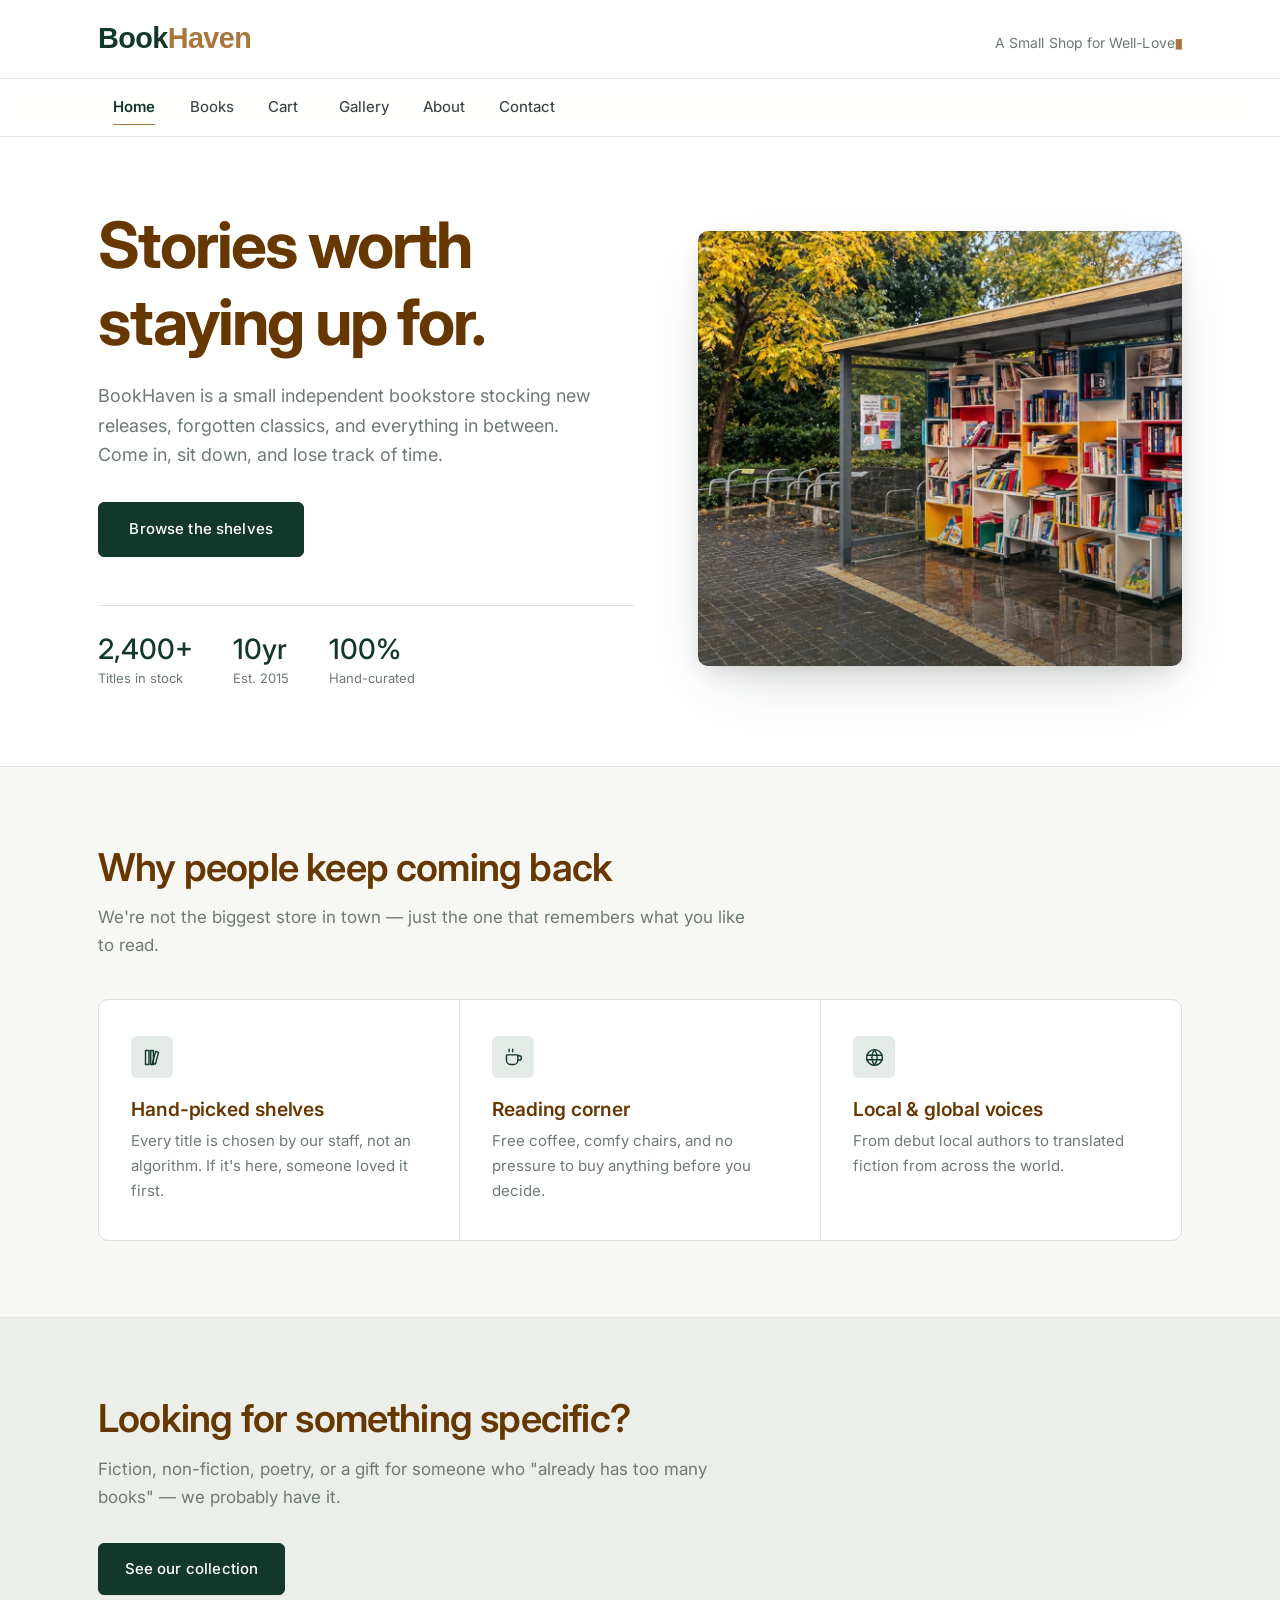
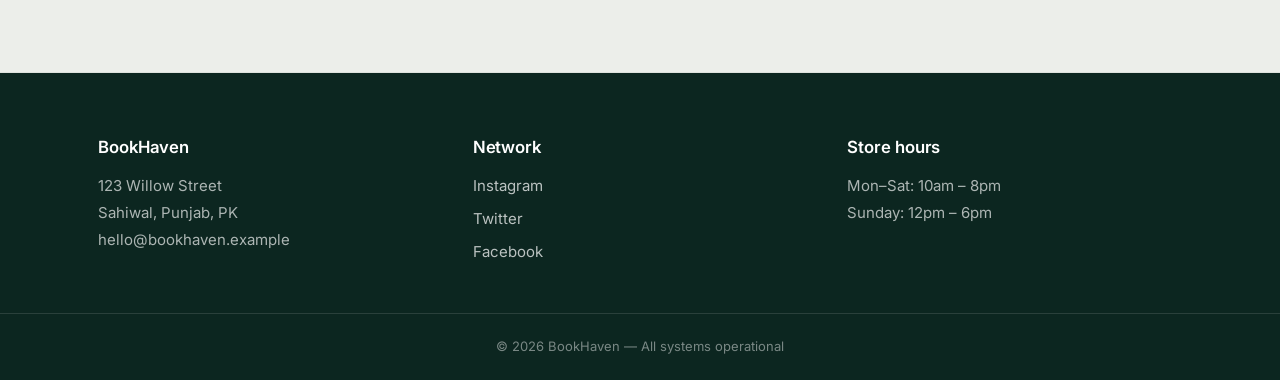
<file: Assignement/1/index.html>
<!DOCTYPE html>
<html lang="en">
<head>
  <meta charset="UTF-8">
  <meta name="viewport" content="width=device-width, initial-scale=1.0">
  <title>BookHaven — Home</title>
  <link rel="stylesheet" href="css/style.css">
</head>
<body data-page="home">

  <div id="header-placeholder"></div>
  <div id="nav-placeholder"></div>

  <main>
    <!-- HERO -->
    <section class="hero">
      <div class="container hero-inner">
        <div>
          <h1>Stories worth staying up for.</h1>
          <p>BookHaven is a small independent bookstore stocking new
             releases, forgotten classics, and everything in between.
             Come in, sit down, and lose track of time.</p>
          <a href="books.html" class="btn"><span>Browse the shelves</span></a>

          <div class="hero-stats">
            <div>
              <span class="hero-stat-num">2,400+</span>
              <span class="hero-stat-label">Titles in stock</span>
            </div>
            <div>
              <span class="hero-stat-num">10yr</span>
              <span class="hero-stat-label">Est. 2015</span>
            </div>
            <div>
              <span class="hero-stat-num">100%</span>
              <span class="hero-stat-label">Hand-curated</span>
            </div>
          </div>
        </div>
        <div class="hero-art" aria-hidden="true"></div>
      </div>
    </section>

    <!-- HIGHLIGHTS -->
    <section class="section">
      <div class="container">
        <h2 class="section-title">Why people keep coming back</h2>
        <p class="section-lead">We're not the biggest store in town — just the one that remembers what you like to read.</p>

        <div class="highlights">
          <article class="highlight">
            <span class="highlight-icon"><svg viewBox="0 0 24 24" fill="none" stroke="currentColor" stroke-width="1.6" stroke-linecap="round" stroke-linejoin="round" aria-hidden="true"><path d="M4 4h4v16H4z"/><path d="M10 4h3v16h-3z"/><path d="m15.5 5.2 3.4.9-3.6 13.4-3.4-.9z"/></svg></span>
            <h3>Hand-picked shelves</h3>
            <p>Every title is chosen by our staff, not an algorithm. If it's here, someone loved it first.</p>
          </article>
          <article class="highlight">
            <span class="highlight-icon"><svg viewBox="0 0 24 24" fill="none" stroke="currentColor" stroke-width="1.6" stroke-linecap="round" stroke-linejoin="round" aria-hidden="true"><path d="M4 9h13v6a5 5 0 0 1-5 5H9a5 5 0 0 1-5-5z"/><path d="M17 10h1.5a2.5 2.5 0 0 1 0 5H17"/><path d="M7 2.5v2.8M11 2.5v2.8"/></svg></span>
            <h3>Reading corner</h3>
            <p>Free coffee, comfy chairs, and no pressure to buy anything before you decide.</p>
          </article>
          <article class="highlight">
            <span class="highlight-icon"><svg viewBox="0 0 24 24" fill="none" stroke="currentColor" stroke-width="1.6" stroke-linecap="round" stroke-linejoin="round" aria-hidden="true"><circle cx="12" cy="12" r="9"/><path d="M3.2 9.5h17.6M3.2 14.5h17.6"/><path d="M12 3a15 15 0 0 1 0 18a15 15 0 0 1 0-18z"/></svg></span>
            <h3>Local & global voices</h3>
            <p>From debut local authors to translated fiction from across the world.</p>
          </article>
        </div>
      </div>
    </section>

    <!-- CTA -->
    <section class="section section-alt">
      <div class="container">
        <h2 class="section-title">Looking for something specific?</h2>
        <p class="section-lead">Fiction, non-fiction, poetry, or a gift for someone who "already has too many books" — we probably have it.</p>
        <a href="books.html" class="btn"><span>See our collection</span></a>
      </div>
    </section>
  </main>

  <div id="footer-placeholder"></div>
  <script src="js/main.js"></script>
</body>
</html>
</file>
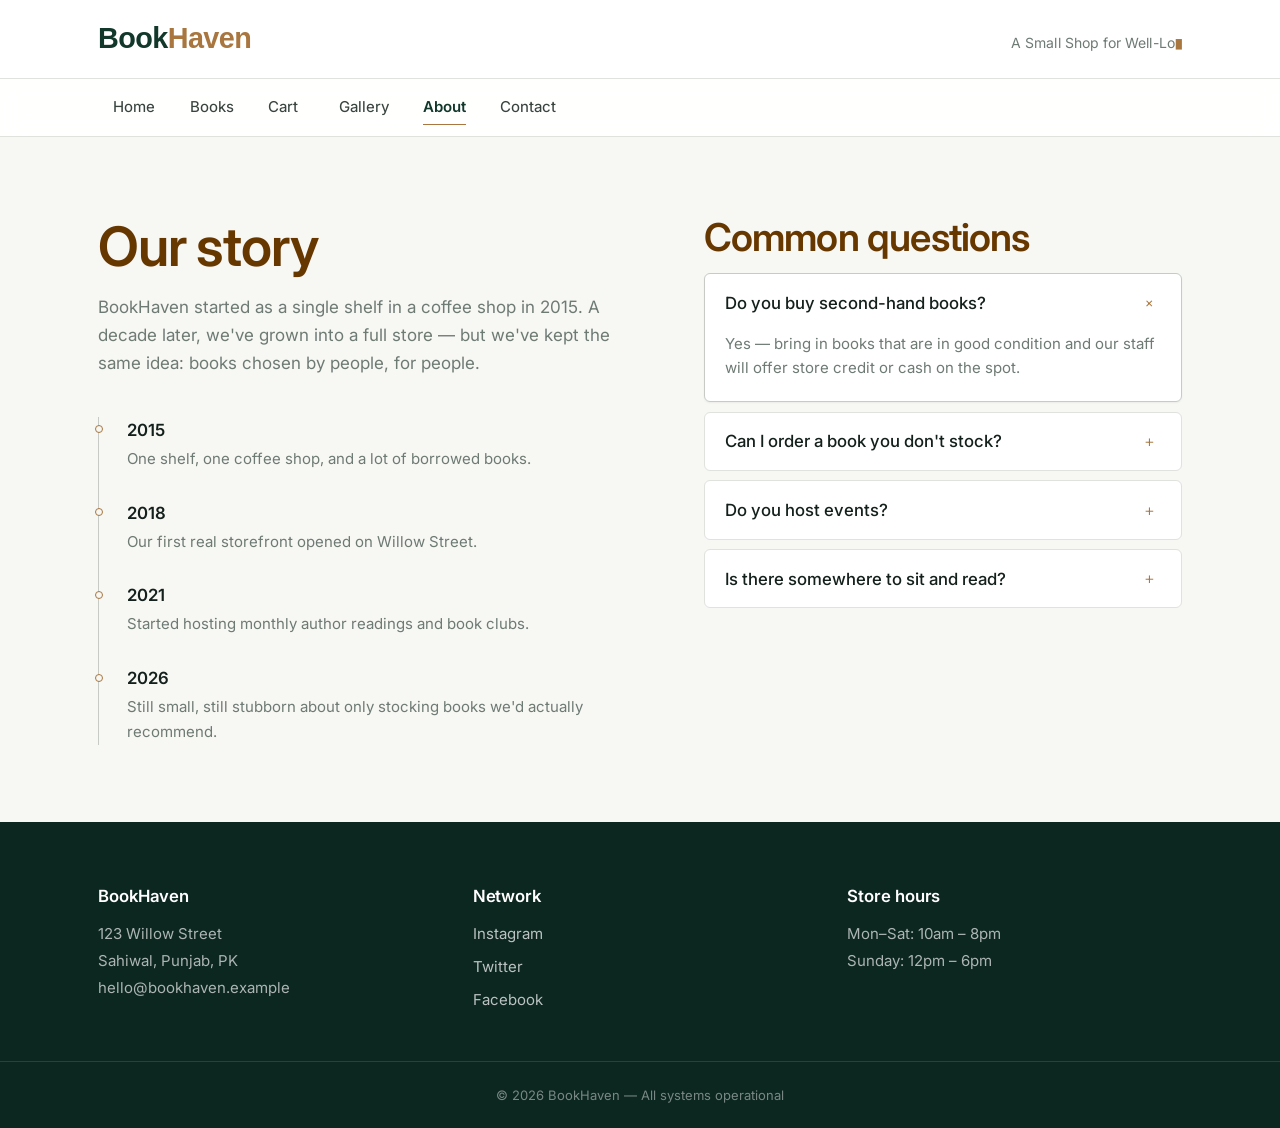
<file: Assignement/1/about.html>
<!DOCTYPE html>
<html lang="en">
<head>
  <meta charset="UTF-8">
  <meta name="viewport" content="width=device-width, initial-scale=1.0">
  <title>BookHaven — About</title>
  <link rel="stylesheet" href="css/style.css">
</head>
<body data-page="about">

  <div id="header-placeholder"></div>
  <div id="nav-placeholder"></div>

  <main>
    <section class="section">
      <div class="container about-grid">

        <!-- Left column: our story -->
        <div>
          <h1 class="section-title">Our story</h1>
          <p class="section-lead">
            BookHaven started as a single shelf in a coffee shop in 2015.
            A decade later, we've grown into a full store — but we've kept
            the same idea: books chosen by people, for people.
          </p>

          <ul class="timeline">
            <li><span class="year">2015</span>One shelf, one coffee shop, and a lot of borrowed books.</li>
            <li><span class="year">2018</span>Our first real storefront opened on Willow Street.</li>
            <li><span class="year">2021</span>Started hosting monthly author readings and book clubs.</li>
            <li><span class="year">2026</span>Still small, still stubborn about only stocking books we'd actually recommend.</li>
          </ul>
        </div>

        <!-- Right column: FAQ accordion -->
        <div>
          <h2 class="section-title">Common questions</h2>

          <div class="accordion-item open">
            <button class="accordion-header">
              Do you buy second-hand books?
              <span class="accordion-icon">+</span>
            </button>
            <div class="accordion-body">
              <p>Yes — bring in books that are in good condition and our staff will offer store credit or cash on the spot.</p>
            </div>
          </div>

          <div class="accordion-item">
            <button class="accordion-header">
              Can I order a book you don't stock?
              <span class="accordion-icon">+</span>
            </button>
            <div class="accordion-body">
              <p>Of course. Special orders usually arrive within 3–5 working days, no extra charge for the request.</p>
            </div>
          </div>

          <div class="accordion-item">
            <button class="accordion-header">
              Do you host events?
              <span class="accordion-icon">+</span>
            </button>
            <div class="accordion-body">
              <p>We run a monthly book club and occasional author signings — check our Gallery page for photos from past events.</p>
            </div>
          </div>

          <div class="accordion-item">
            <button class="accordion-header">
              Is there somewhere to sit and read?
              <span class="accordion-icon">+</span>
            </button>
            <div class="accordion-body">
              <p>Yes, our reading corner near the window is open to everyone — no purchase required.</p>
            </div>
          </div>
        </div>

      </div>
    </section>
  </main>

  <div id="footer-placeholder"></div>

  <script src="js/main.js"></script>
</body>
</html>
</file>
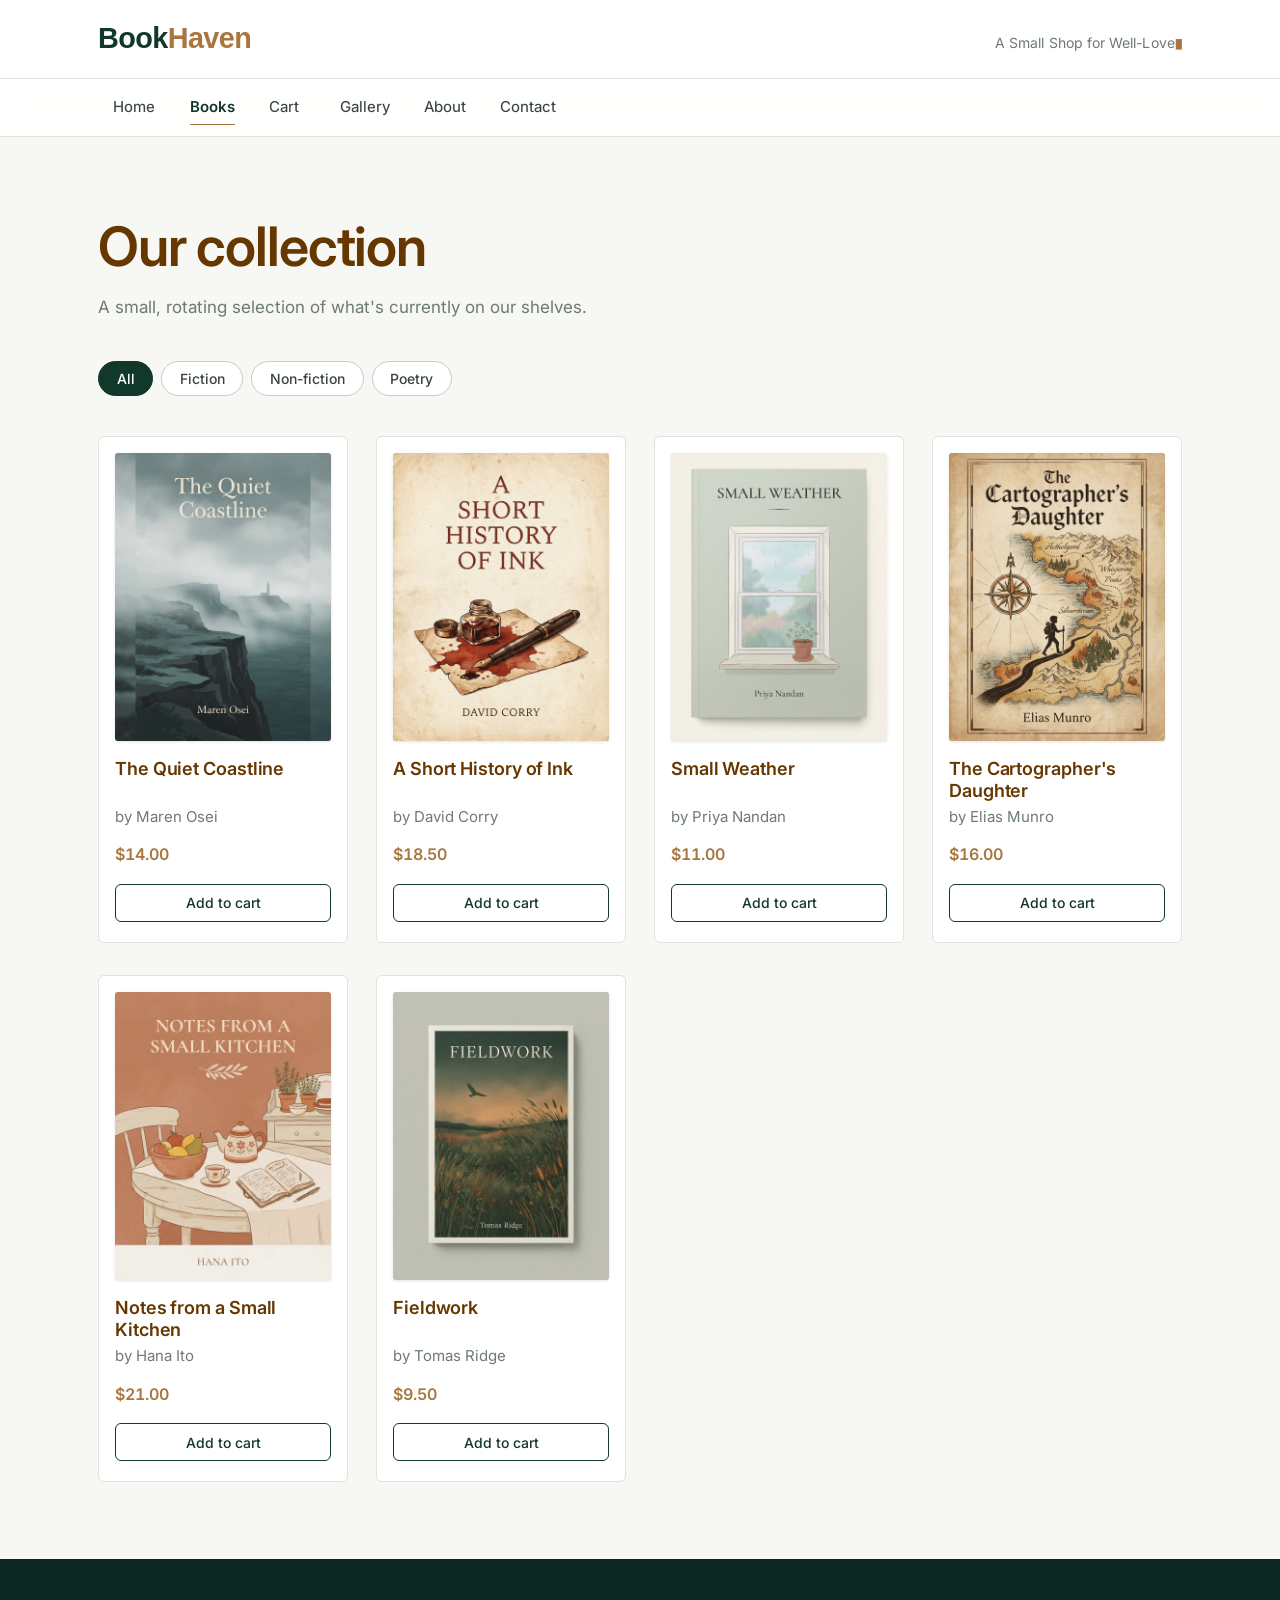
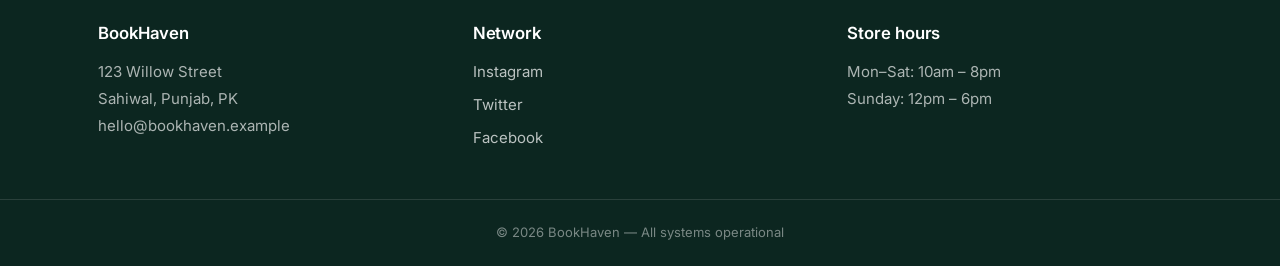
<file: Assignement/1/books.html>
<!DOCTYPE html>
<html lang="en">
<head>
  <meta charset="UTF-8">
  <meta name="viewport" content="width=device-width, initial-scale=1.0">
  <title>BookHaven — Books</title>
  <link rel="stylesheet" href="css/style.css">
</head>
<body data-page="books">

  <div id="header-placeholder"></div>
  <div id="nav-placeholder"></div>

  <main>
    <section class="section">
      <div class="container">
        <h1 class="section-title">Our collection</h1>
        <p class="section-lead">A small, rotating selection of what's currently on our shelves.</p>

        <!-- Filter buttons: JS shows/hides book cards by data-category -->
        <div class="filter-bar">
          <button class="filter-btn active" data-category="all">All</button>
          <button class="filter-btn" data-category="fiction">Fiction</button>
          <button class="filter-btn" data-category="nonfiction">Non-fiction</button>
          <button class="filter-btn" data-category="poetry">Poetry</button>
        </div>

        <div class="book-grid">

          <article class="book-card" data-category="fiction">
            <img src="images/img1.jpg" alt="The Quiet Coastline book cover" class="book-cover">
            <h3>The Quiet Coastline</h3>
            <p class="book-author">by Maren Osei</p>
            <p class="book-price">$14.00</p>
            <button class="add-btn">Add to cart</button>
          </article>

          <article class="book-card" data-category="nonfiction">
            <img src="images/img2.jpg" alt="A Short History of Ink book cover" class="book-cover">
            <h3>A Short History of Ink</h3>
            <p class="book-author">by David Corry</p>
            <p class="book-price">$18.50</p>
            <button class="add-btn">Add to cart</button>
          </article>

          <article class="book-card" data-category="poetry">
            <img src="images/img3.jpg" alt="Small Weather book cover" class="book-cover">
            <h3>Small Weather</h3>
            <p class="book-author">by Priya Nandan</p>
            <p class="book-price">$11.00</p>
            <button class="add-btn">Add to cart</button>
          </article>

          <article class="book-card" data-category="fiction">
            <img src="images/img4.jpg" alt="The Cartographer's Daughter book cover" class="book-cover">
            <h3>The Cartographer's Daughter</h3>
            <p class="book-author">by Elias Munro</p>
            <p class="book-price">$16.00</p>
            <button class="add-btn">Add to cart</button>
          </article>

          <article class="book-card" data-category="nonfiction">
            <img src="images/img5.jpg" alt="Notes from a Small Kitchen book cover" class="book-cover">
            <h3>Notes from a Small Kitchen</h3>
            <p class="book-author">by Hana Ito</p>
            <p class="book-price">$21.00</p>
            <button class="add-btn">Add to cart</button>
          </article>

          <article class="book-card" data-category="poetry">
            <img src="images/img6.jpg" alt="Fieldwork book cover" class="book-cover">
            <h3>Fieldwork</h3>
            <p class="book-author">by Tomas Ridge</p>
            <p class="book-price">$9.50</p>
            <button class="add-btn">Add to cart</button>
          </article>

        </div>
      </div>
    </section>
  </main>

  <div id="footer-placeholder"></div>

  <script src="js/main.js"></script>
</body>
</html>
</file>
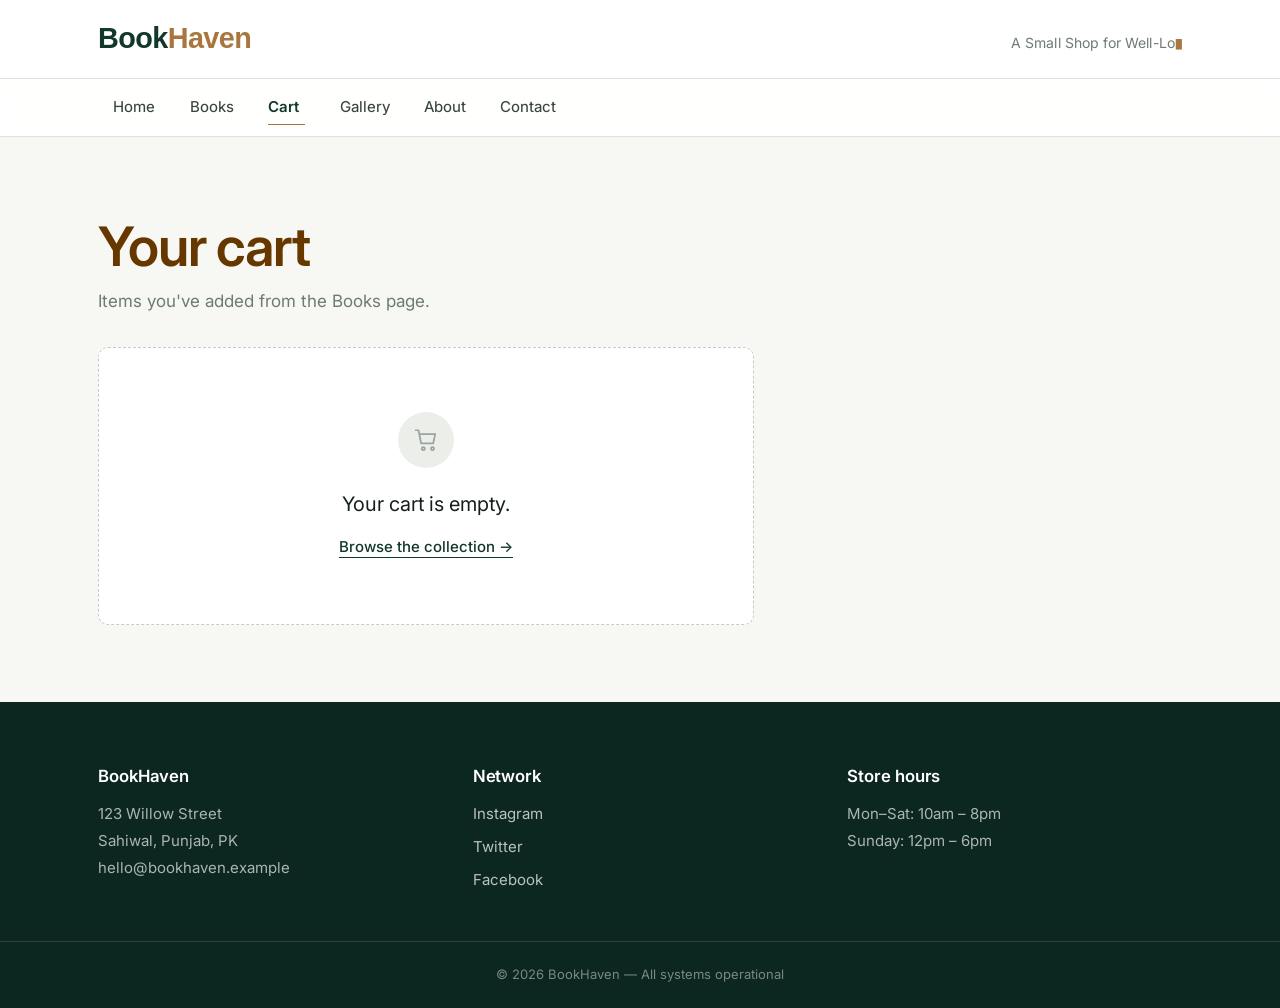
<file: Assignement/1/cart.html>
<!DOCTYPE html>
<html lang="en">
<head>
  <meta charset="UTF-8">
  <meta name="viewport" content="width=device-width, initial-scale=1.0">
  <title>BookHaven — Cart</title>
  <link rel="stylesheet" href="css/style.css">
</head>
<body data-page="cart">

  <div id="header-placeholder"></div>
  <div id="nav-placeholder"></div>

  <main>
    <section class="section">
      <div class="container cart-layout">

        <!-- Left: cart items -->
        <div>
          <div class="cart-heading-row">
            <div>
              <h1 class="section-title">Your cart</h1>
              <p class="section-lead" style="margin-bottom:0;">Items you've added from the Books page.</p>
            </div>
            <span class="item-count" id="cartItemCount"></span>
          </div>

          <!-- Shown only when the cart has no items -->
          <div class="empty-cart" id="emptyCartMessage">
            <span class="empty-icon" aria-hidden="true"><svg viewBox="0 0 24 24" fill="none" stroke="currentColor" stroke-width="1.6" stroke-linecap="round" stroke-linejoin="round" aria-hidden="true"><circle cx="9.5" cy="20" r="1.4"/><circle cx="18" cy="20" r="1.4"/><path d="M2.5 3h2.6l2.4 12.2h11.1l1.9-8.6H6"/></svg></span>
            <p>Your cart is empty.</p>
            <a href="books.html">Browse the collection →</a>
          </div>

          <!-- Each cart item is rendered as a self-contained flexible row (built by JS),
               not a table, so it can wrap freely on small screens instead of overflowing -->
          <div class="cart-list" id="cartList"></div>
        </div>

        <!-- Right: order summary + checkout form -->
        <div id="checkoutSection">
          <div class="summary-box">
            <h2>Order summary</h2>

            <div class="summary-row">
              <span>Subtotal</span>
              <span id="summarySubtotal">$0.00</span>
            </div>
            <div class="summary-row">
              <span>Delivery</span>
              <span id="summaryDelivery">$0.00</span>
            </div>
            <div class="summary-row total">
              <span>Total</span>
              <span id="summaryTotal">$0.00</span>
            </div>

            <p class="cod-note"><svg viewBox="0 0 24 24" fill="none" stroke="currentColor" stroke-width="1.6" stroke-linecap="round" stroke-linejoin="round" aria-hidden="true"><rect x="2.5" y="6" width="19" height="12" rx="2"/><circle cx="12" cy="12" r="2.6"/><path d="M6 10v4M18 10v4"/></svg> Payment method: Cash on delivery. You'll pay when your order arrives.</p>

            <!-- Success message shown after a valid checkout submission -->
            <div class="form-success" id="checkoutSuccess">
              We received your order and will contact you soon regarding confirmation.
            </div>

            <!-- This form sends the order details straight to our email via FormSubmit -->
            <form id="checkoutForm" action="https://formsubmit.co/bcsf24a026@pucit.edu.pk" method="POST" novalidate>

              <!-- FormSubmit settings: skip their captcha page and set the email subject -->
              <input type="hidden" name="_subject" value="New BookHaven order">
              <input type="hidden" name="_captcha" value="false">

              <!-- Filled in automatically by JS with a plain-text list of items and totals -->
              <input type="hidden" name="Order details" id="orderSummaryField">

              <div class="form-group">
                <label for="custName">Full name</label>
                <input type="text" id="custName" name="Name" placeholder="Your name">
                <p class="error-msg">Please enter your name.</p>
              </div>

              <div class="form-group">
                <label for="custEmail">Email address</label>
                <input type="email" id="custEmail" name="Email" placeholder="you@example.com">
                <p class="error-msg">Please enter a valid email address.</p>
              </div>

              <div class="form-group">
                <label for="custWhatsapp">WhatsApp number</label>
                <input type="tel" id="custWhatsapp" name="WhatsApp" placeholder="03xx xxxxxxx">
                <p class="error-msg">Please enter a valid WhatsApp number.</p>
              </div>

              <div class="form-group">
                <label for="custAddress">Delivery address</label>
                <textarea id="custAddress" name="Delivery address" placeholder="House, street, city"></textarea>
                <p class="error-msg">Please enter your full delivery address.</p>
              </div>

              <button type="submit" class="btn">Place order (Cash on delivery)</button>
            </form>
          </div>
        </div>

      </div>
    </section>
  </main>

  <div id="footer-placeholder"></div>

  <script src="js/main.js"></script>
</body>
</html>
</file>
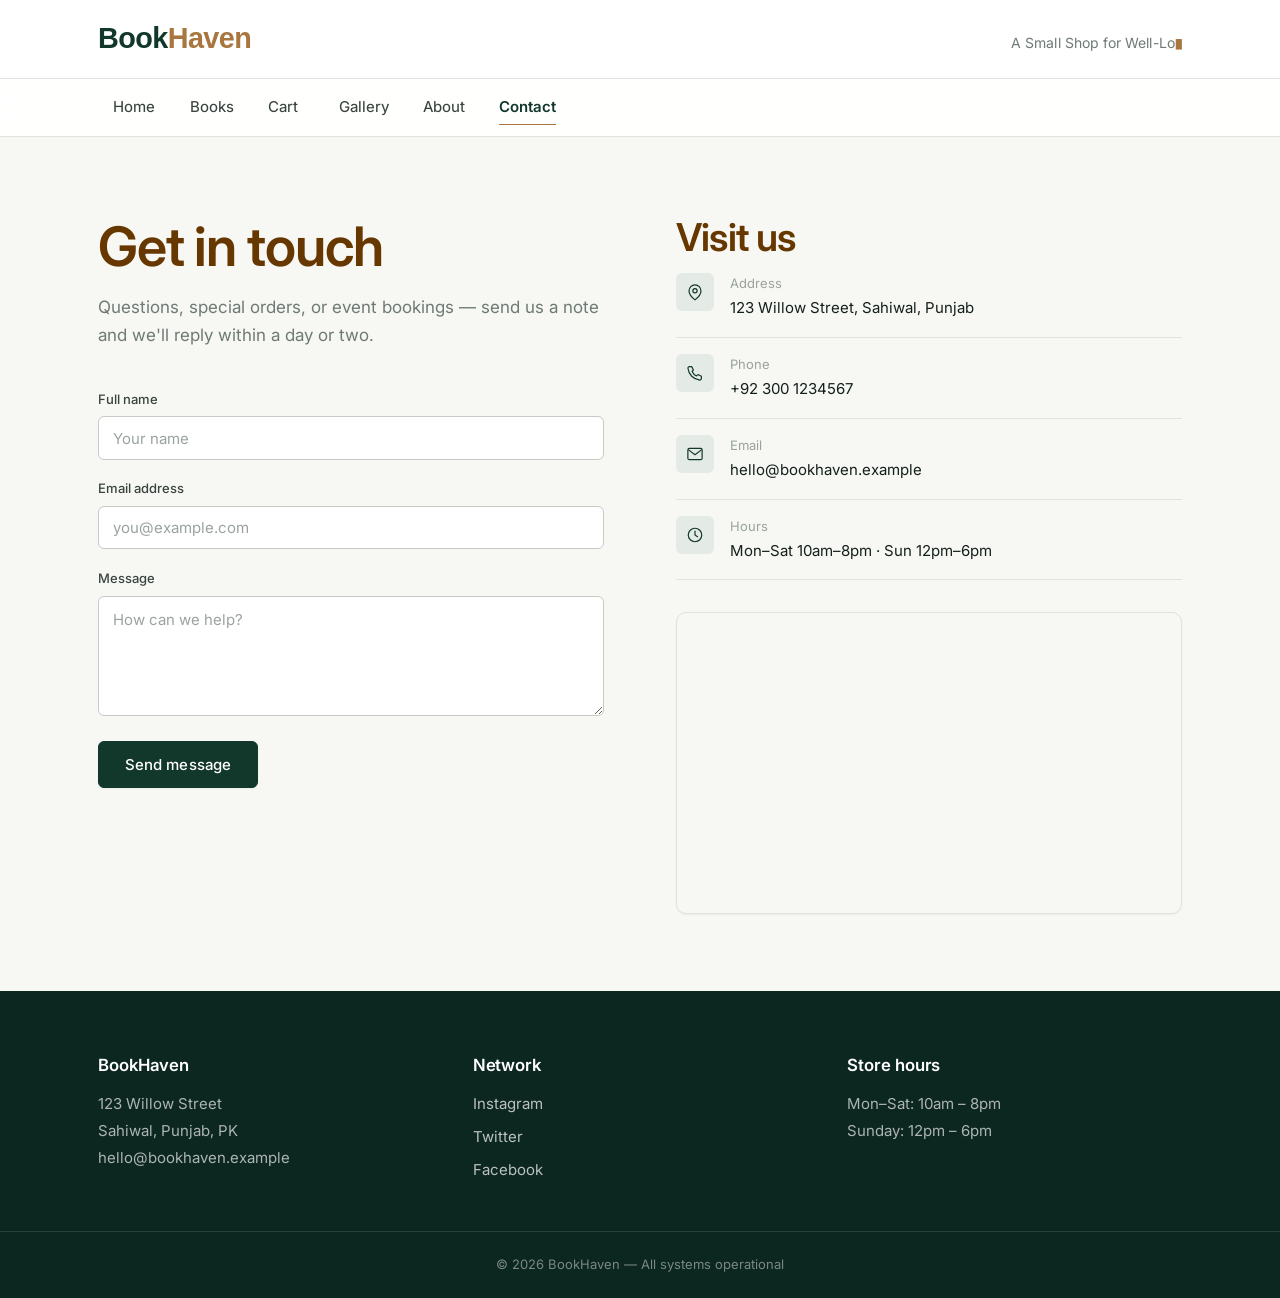
<file: Assignement/1/contact.html>
<!DOCTYPE html>
<html lang="en">
<head>
  <meta charset="UTF-8">
  <meta name="viewport" content="width=device-width, initial-scale=1.0">
  <title>BookHaven — Contact</title>
  <link rel="stylesheet" href="css/style.css">
</head>
<body data-page="contact">

  <div id="header-placeholder"></div>
  <div id="nav-placeholder"></div>

  <main>
    <section class="section">
      <div class="container contact-grid">

        <!-- Left: form -->
        <div>
          <h1 class="section-title">Get in touch</h1>
          <p class="section-lead">Questions, special orders, or event bookings — send us a note and we'll reply within a day or two.</p>

          <div class="form-success" id="formSuccess">
            We received your message and will contact you soon.
          </div>

          <form id="contactForm" action="https://formsubmit.co/bcsf24a026@pucit.edu.pk" method="POST" novalidate>
            <input type="hidden" name="_subject" value="New BookHaven contact message">
            <input type="hidden" name="_captcha" value="false">

            <div class="form-group">
              <label for="name">Full name</label>
              <input type="text" id="name" name="Name" placeholder="Your name">
              <p class="error-msg">Please enter your name.</p>
            </div>

            <div class="form-group">
              <label for="email">Email address</label>
              <input type="email" id="email" name="Email" placeholder="you@example.com">
              <p class="error-msg">Please enter a valid email address.</p>
            </div>

            <div class="form-group">
              <label for="message">Message</label>
              <textarea id="message" name="Message" placeholder="How can we help?"></textarea>
              <p class="error-msg">Please write at least 10 characters.</p>
            </div>

            <button type="submit" class="btn"><span>Send message</span></button>
          </form>
        </div>

        <!-- Right: contact info + map -->
        <div>
          <h2 class="section-title">Visit us</h2>

          <div class="contact-info-block">
            <div class="contact-info-icon"><svg viewBox="0 0 24 24" fill="none" stroke="currentColor" stroke-width="1.6" stroke-linecap="round" stroke-linejoin="round" aria-hidden="true"><path d="M20 10.5c0 5.4-8 12-8 12s-8-6.6-8-12a8 8 0 0 1 16 0z"/><circle cx="12" cy="10.3" r="2.8"/></svg></div>
            <div>
              <span class="contact-info-label">Address</span>
              <span class="contact-info-value">123 Willow Street, Sahiwal, Punjab</span>
            </div>
          </div>

          <div class="contact-info-block">
            <div class="contact-info-icon"><svg viewBox="0 0 24 24" fill="none" stroke="currentColor" stroke-width="1.6" stroke-linecap="round" stroke-linejoin="round" aria-hidden="true"><path d="M7.6 3.5 9.9 8 8.1 10a12 12 0 0 0 5.9 5.9l2-1.8 4.5 2.3v3a2 2 0 0 1-2.2 2A17.5 17.5 0 0 1 2.6 5.7a2 2 0 0 1 2-2.2z"/></svg></div>
            <div>
              <span class="contact-info-label">Phone</span>
              <span class="contact-info-value">+92 300 1234567</span>
            </div>
          </div>

          <div class="contact-info-block">
            <div class="contact-info-icon"><svg viewBox="0 0 24 24" fill="none" stroke="currentColor" stroke-width="1.6" stroke-linecap="round" stroke-linejoin="round" aria-hidden="true"><rect x="2.5" y="4.5" width="19" height="15" rx="2"/><path d="m3.5 6.5 8.5 6.4 8.5-6.4"/></svg></div>
            <div>
              <span class="contact-info-label">Email</span>
              <span class="contact-info-value">hello@bookhaven.example</span>
            </div>
          </div>

          <div class="contact-info-block">
            <div class="contact-info-icon"><svg viewBox="0 0 24 24" fill="none" stroke="currentColor" stroke-width="1.6" stroke-linecap="round" stroke-linejoin="round" aria-hidden="true"><circle cx="12" cy="12" r="9"/><path d="M12 6.8V12l3.4 2.2"/></svg></div>
            <div>
              <span class="contact-info-label">Hours</span>
              <span class="contact-info-value">Mon–Sat 10am–8pm · Sun 12pm–6pm</span>
            </div>
          </div>

          <div class="map-frame">
            <iframe src="https://www.google.com/maps/embed?pb=!1m18!1m12!1m3!1d3399.316794589876!2d74.30705447540798!3d31.570359474191125!2m3!1f0!2f0!3f0!3m2!1i1024!2i768!4f13.1!3m3!1m2!1s0x39191ca7d960f837%3A0xc0bb6ddf0568a651!2sPunjab%20University%20College%20of%20Information%20Technology%20-%20Allama%20Iqbal%20Campus%20.!5e0!3m2!1sen!2s!4v1789309031102!5m2!1sen!2s" allowfullscreen="" loading="lazy" referrerpolicy="strict-origin-when-cross-origin"></iframe>
          </div>
        </div>

      </div>
    </section>
  </main>

  <div id="footer-placeholder"></div>
  <script src="js/main.js"></script>
</body>
</html>
</file>
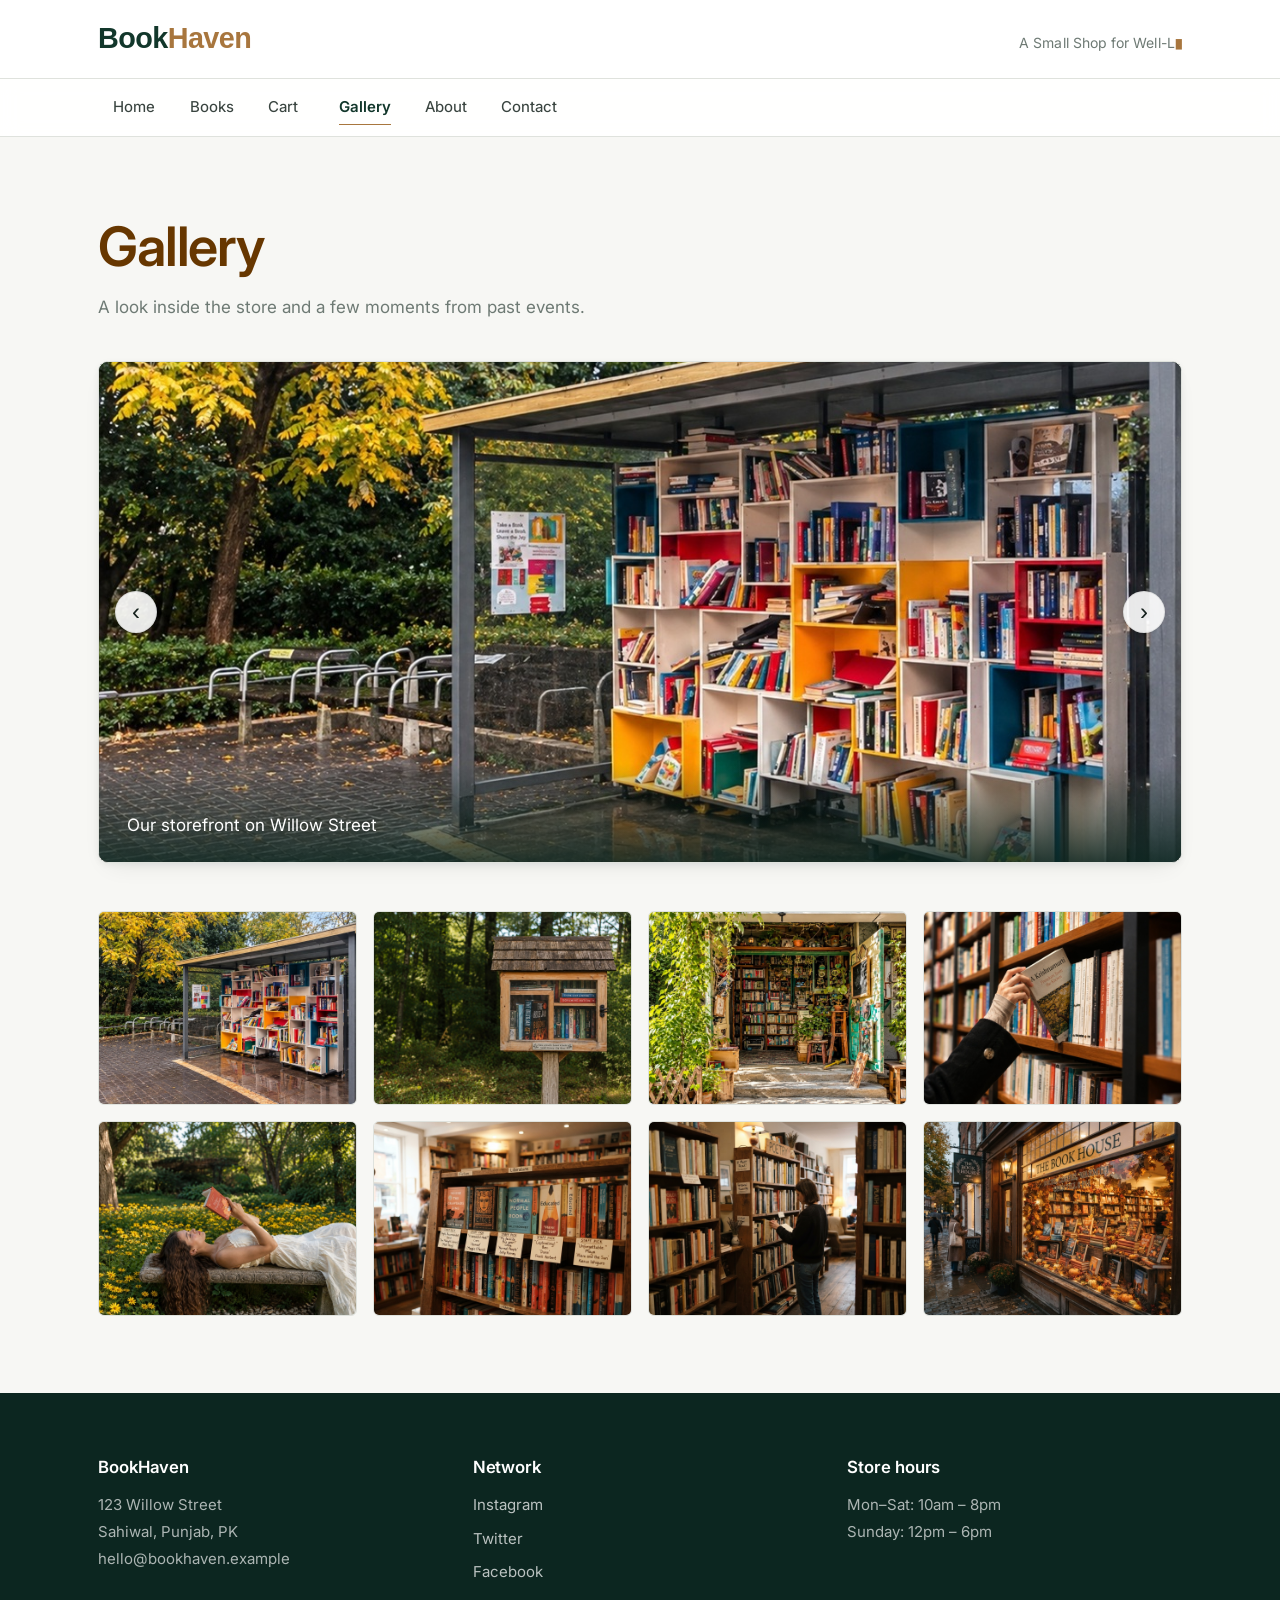
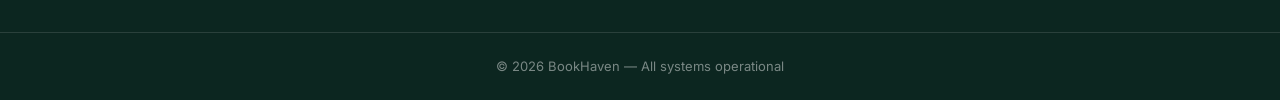
<file: Assignement/1/gallery.html>
<!DOCTYPE html>
<html lang="en">
<head>
  <meta charset="UTF-8">
  <meta name="viewport" content="width=device-width, initial-scale=1.0">
  <title>BookHaven — Gallery</title>
  <link rel="stylesheet" href="css/style.css">
</head>
<body data-page="gallery">

  <div id="header-placeholder"></div>
  <div id="nav-placeholder"></div>

  <main>
    <section class="section">
      <div class="container">
        <h1 class="section-title">Gallery</h1>
        <p class="section-lead">A look inside the store and a few moments from past events.</p>

        <!-- Image carousel / slider -->
        <div class="carousel">
          <div class="carousel-track" id="carouselTrack">
            <div class="carousel-slide">
              <img src="images/img7.jpg" alt="Our storefront on Willow Street">
              <p>Our storefront on Willow Street</p>
            </div>
            <div class="carousel-slide">
              <img src="images/img8.jpg" alt="The reading corner, open to everyone">
              <p>The reading corner, open to everyone</p>
            </div>
            <div class="carousel-slide">
              <img src="images/img9.jpg" alt="Author reading night, Spring 2026">
              <p>Author reading night, Spring 2026</p>
            </div>
            <div class="carousel-slide">
              <img src="images/img10.jpg" alt="New arrivals table, restocked weekly">
              <p>New arrivals table, restocked weekly</p>
            </div>
          </div>
          <button class="carousel-btn prev" id="prevSlide" aria-label="Previous slide">‹</button>
          <button class="carousel-btn next" id="nextSlide" aria-label="Next slide">›</button>
        </div>

        <!-- Thumbnail grid: clicking any tile opens the modal with details -->
        <div class="gallery-grid">
          <div class="gallery-item" data-title="Storefront" data-desc="Our little shop on Willow Street, open since 2018.">
            <img src="images/img7.jpg" alt="Storefront">
          </div>
          <div class="gallery-item" data-title="Reading Corner" data-desc="Free coffee and a quiet spot by the window.">
            <img src="images/img8.jpg" alt="Reading corner">
          </div>
          <div class="gallery-item" data-title="Author Night" data-desc="One of our monthly evenings with local writers.">
            <img src="images/img9.jpg" alt="Author night">
          </div>
          <div class="gallery-item" data-title="New Arrivals" data-desc="Freshly unboxed titles, restocked every Friday.">
            <img src="images/img10.jpg" alt="New arrivals table">
          </div>
          <div class="gallery-item" data-title="Book Club" data-desc="Our reading group meets on the first Sunday of the month.">
            <img src="images/img11.jpg" alt="Book club meeting">
          </div>
          <div class="gallery-item" data-title="Staff Picks" data-desc="A shelf of whatever our team is currently obsessed with.">
            <img src="images/img12.jpg" alt="Staff picks shelf">
          </div>
          <div class="gallery-item" data-title="Poetry Corner" data-desc="A small dedicated shelf for local poets.">
            <img src="images/img13.jpg" alt="Poetry corner shelf">
          </div>
          <div class="gallery-item" data-title="Window Display" data-desc="Changes with the season — currently: autumn reads.">
            <img src="images/img14.jpg" alt="Autumn window display">
          </div>
        </div>
      </div>
    </section>
  </main>

  <!-- Modal / lightbox for gallery items, hidden until a tile is clicked -->
  <div class="modal-overlay" id="modalOverlay">
    <div class="modal-box">
      <button class="modal-close" id="modalClose" aria-label="Close">&times;</button>
      <h3 id="modalTitle"></h3>
      <p id="modalText"></p>
    </div>
  </div>

  <div id="footer-placeholder"></div>

  <script src="js/main.js"></script>
</body>
</html>
</file>
<file: Assignement/1/css/style.css>
/* ==========================================================================
   BookHaven — Bindery UI System
   An editorial, print-inspired identity for an independent bookstore.
   Deep bottle green, aged brass, cool paper. Inter + Arial, all sans.
   Structure, class names and behaviour hooks are unchanged — this file
   only redefines how the existing markup looks.
   ========================================================================== */

@import url('https://fonts.googleapis.com/css2?family=Inter:wght@300;400;500;600;700;800&display=swap');

*, *::before, *::after {
  margin: 0;
  padding: 0;
  box-sizing: border-box;
}

:root {
  /* ── Surfaces ── */
  --paper:        #f7f7f4;   /* page background — cool, not cream */
  --paper-white:  #ffffff;   /* cards, panels */
  --paper-alt:    #eceeea;   /* alternating sections */

  /* ── Ink ── */
  --ink:          #14201c;   /* headings */
  --ink-body:     #39443f;   /* body copy */
  --ink-muted:    #6e7a74;   /* captions, meta */
  --ink-faint:    #9aa39e;

  /* ── Brand ── */
  --green:        #12372b;   /* bottle green — primary */
  --green-deep:   #0c2620;
  --green-soft:   #e4ebe6;
  --brass:        #a8763e;   /* aged brass — accent */
  --brass-soft:   #f0e4d4;

  /* ── Signals ── */
  --error:        #9b2c2c;
  --error-soft:   #fbeaea;
  --success:      #1f6b4d;
  --success-soft: #e3f0e9;

  /* ── Lines ── */
  --line:         #dfe2dd;
  --line-strong:  #c6ccc5;

  /* ── Type ── */
  --display:      'Inter', Arial, Helvetica, sans-serif;   /* headings, wordmark */
  --sans:         'Inter', Arial, Helvetica, sans-serif;    /* body and UI */

  /* ── Shape & depth ── */
  --radius-sm:    3px;
  --radius:       6px;
  --radius-lg:    10px;
  --shadow-sm:    0 1px 2px rgba(20, 32, 28, 0.05);
  --shadow:       0 2px 6px rgba(20, 32, 28, 0.06), 0 10px 24px -12px rgba(20, 32, 28, 0.12);
  --shadow-lg:    0 8px 24px -6px rgba(20, 32, 28, 0.14), 0 24px 60px -20px rgba(20, 32, 28, 0.2);

  --ease:         cubic-bezier(0.22, 0.61, 0.36, 1);
}

@media (prefers-reduced-motion: reduce) {
  *, *::before, *::after {
    animation-duration: 0.001ms !important;
    animation-iteration-count: 1 !important;
    transition-duration: 0.001ms !important;
    scroll-behavior: auto !important;
  }
}

html {
  scroll-behavior: smooth;
  -webkit-text-size-adjust: 100%;
}

body {
  font-family: var(--sans);
  font-size: 1rem;
  font-weight: 400;
  line-height: 1.65;
  color: var(--ink-body);
  background-color: var(--paper);
  -webkit-font-smoothing: antialiased;
  -moz-osx-font-smoothing: grayscale;
  min-height: 100vh;
}

img {
  max-width: 100%;
  display: block;
}

a {
  color: var(--green);
  text-decoration: none;
  transition: color 0.2s var(--ease);
}

a:hover { color: var(--brass); }

:focus-visible {
  outline: 2px solid var(--brass);
  outline-offset: 3px;
  border-radius: 2px;
}

::selection {
  background: var(--green);
  color: #fff;
}

/* ── Typographic scale ───────────────────────────────────────────────── */

h1, h2, h3, h4 {
  font-family: var(--display);
  /* color: var(--ink); */
  color: #673700;
  font-weight: 600;
  line-height: 1.2;
  letter-spacing: -0.021em;
}

h1 { font-size: clamp(2.15rem, 1.4rem + 2.6vw, 3.4rem); }
h2 { font-size: clamp(1.7rem, 1.25rem + 1.6vw, 2.4rem); }
h3 { font-size: 1.2rem; letter-spacing: -0.005em; }

p { max-width: 68ch; }

.container {
  max-width: 1140px;
  margin: 0 auto;
  padding: 0 1.75rem;
}

/* ── Sections ────────────────────────────────────────────────────────── */

.section {
  padding: clamp(3.5rem, 6vw, 6rem) 0;
}

.section-alt {
  background: var(--paper-alt);
  border-top: 1px solid var(--line);
  border-bottom: 1px solid var(--line);
}

.section-title {
  margin-bottom: 0.85rem;
}

.section-lead {
  font-size: 1.0625rem;
  color: var(--ink-muted);
  max-width: 60ch;
  margin-bottom: 2.5rem;
}

/* ── Buttons ─────────────────────────────────────────────────────────── */

.btn {
  display: inline-flex;
  align-items: center;
  justify-content: center;
  gap: 0.5rem;
  font-family: var(--sans);
  font-size: 0.9375rem;
  font-weight: 500;
  letter-spacing: 0.01em;
  color: #fff;
  background: var(--green);
  border: 1px solid var(--green);
  border-radius: var(--radius);
  padding: 0.8rem 1.6rem;
  cursor: pointer;
  transition: background 0.2s var(--ease), transform 0.2s var(--ease), box-shadow 0.2s var(--ease);
  box-shadow: var(--shadow-sm);
}

.btn:hover {
  background: var(--green-deep);
  border-color: var(--green-deep);
  color: #fff;
  transform: translateY(-1px);
  box-shadow: var(--shadow);
}

.btn:active { transform: translateY(0); }

.btn span { display: inline-block; }

/* ==========================================================================
   HEADER
   ========================================================================== */

.site-header {
  background: var(--paper-white);
  border-bottom: 1px solid var(--line);
}

.header-inner {
  display: flex;
  align-items: baseline;
  justify-content: space-between;
  gap: 1.5rem;
  padding-top: 1.5rem;
  padding-bottom: 1.5rem;
  flex-wrap: wrap;
}

/* ── Wordmark ──────────────────────────────────────────────────────────
   Plain two-colour logotype: bold Arial, "Book" in bottle green and
   "Haven" in brass. */
.logo {
  display: inline-block;
  font-family: Arial, Helvetica, sans-serif;
  font-size: 1.8rem;
  font-weight: 700;
  font-style: normal;
  letter-spacing: -0.02em;
  line-height: 1;
  color: var(--ink);
}

.logo-book  { color: var(--green); }
.logo-haven { color: var(--brass); }

.logo:hover .logo-book,
.logo:hover .logo-haven { opacity: 0.82; }

.tagline {
  font-size: 0.875rem;
  font-family: var(--sans);
  color: var(--ink-muted);
  letter-spacing: 0.005em;
  display: flex;
  align-items: baseline;
  gap: 1px;
  min-height: 1.4em;
  margin: 0;
}

.tagline-cursor {
  color: var(--brass);
  font-size: 0.62em;
  font-style: normal;
  transform: translateY(-0.08em);
  animation: caret 1.1s steps(1, end) infinite;
}

@keyframes caret {
  0%, 50%   { opacity: 1; }
  51%, 100% { opacity: 0; }
}

/* ==========================================================================
   NAVIGATION
   ========================================================================== */

.site-nav {
  position: sticky;
  top: 0;
  z-index: 60;
  background: rgba(255, 255, 255, 0.92);
  backdrop-filter: saturate(1.4) blur(10px);
  -webkit-backdrop-filter: saturate(1.4) blur(10px);
  border-bottom: 1px solid var(--line);
}

.nav-inner {
  display: flex;
  align-items: center;
  justify-content: flex-start;
  min-height: 56px;
}

.nav-links {
  list-style: none;
  display: flex;
  align-items: center;
  gap: 0.25rem;
}

.nav-links a {
  position: relative;
  display: inline-flex;
  align-items: center;
  gap: 0.4rem;
  font-size: 0.9375rem;
  font-weight: 450;
  color: var(--ink-body);
  padding: 1rem 0.95rem;
}

.nav-links a::after {
  content: '';
  position: absolute;
  left: 0.95rem;
  right: 0.95rem;
  bottom: 0.65rem;
  height: 1.5px;
  background: var(--brass);
  transform: scaleX(0);
  transform-origin: left;
  transition: transform 0.22s var(--ease);
}

.nav-links a:hover { color: var(--ink); }
.nav-links a:hover::after { transform: scaleX(1); }

.nav-links a.active {
  color: var(--green);
  font-weight: 600;
}

.nav-links a.active::after { transform: scaleX(1); }

.cart-count:not(:empty) {
  display: inline-grid;
  place-items: center;
  min-width: 19px;
  height: 19px;
  padding: 0 5px;
  font-size: 0.6875rem;
  font-weight: 600;
  font-variant-numeric: tabular-nums;
  color: #fff;
  background: var(--brass);
  border-radius: 999px;
  line-height: 1;
}

/* Hamburger */
.nav-toggle {
  display: none;
  flex-direction: column;
  justify-content: center;
  gap: 5px;
  width: 42px;
  height: 42px;
  padding: 10px;
  background: transparent;
  border: 1px solid var(--line-strong);
  border-radius: var(--radius-sm);
  cursor: pointer;
}

.nav-toggle span {
  display: block;
  height: 1.5px;
  width: 100%;
  background: var(--ink);
  border-radius: 2px;
  transition: transform 0.25s var(--ease), opacity 0.2s var(--ease);
}

/* ==========================================================================
   HERO
   ========================================================================== */

.hero {
  background: var(--paper-white);
  border-bottom: 1px solid var(--line);
  padding: clamp(3rem, 5.5vw, 5.5rem) 0 clamp(3.5rem, 6vw, 6rem);
}

.hero-inner {
  display: grid;
  grid-template-columns: 1.05fr 0.95fr;
  gap: clamp(2rem, 5vw, 4.5rem);
  align-items: center;
}

.hero h1 {
  font-size: clamp(2.4rem, 1.5rem + 3.2vw, 4rem);
  font-weight: 700;
  letter-spacing: -0.032em;
  margin-bottom: 1.25rem;
}

.hero p {
  font-size: 1.125rem;
  color: var(--ink-muted);
  max-width: 46ch;
  margin-bottom: 2rem;
}

.hero .btn { padding: 0.9rem 1.9rem; }

.hero-stats {
  display: flex;
  flex-wrap: wrap;
  gap: 2.5rem;
  margin-top: 3rem;
  padding-top: 1.75rem;
  border-top: 1px solid var(--line);
}

.hero-stats > div {
  display: flex;
  flex-direction: column;
  gap: 0.15rem;
}

.hero-stat-num {
  font-family: var(--display);
  font-size: 1.75rem;
  font-weight: 500;
  color: var(--green);
  line-height: 1.1;
  font-variant-numeric: lining-nums;
}

.hero-stat-label {
  font-size: 0.8125rem;
  color: var(--ink-muted);
}

/* The oversized emoji is replaced by a photographic panel of the store */
.hero-art {
  font-size: 0;
  min-height: clamp(300px, 34vw, 440px);
  border-radius: var(--radius-lg);
  background-image:
    linear-gradient(to top, rgba(12, 38, 32, 0.42) 0%, rgba(12, 38, 32, 0) 55%),
    url('../images/img7.jpg');
  background-size: cover;
  background-position: center;
  box-shadow: var(--shadow-lg);
  position: relative;
}

.hero-art::after {
  content: '';
  position: absolute;
  inset: 0;
  border-radius: inherit;
  border: 1px solid rgba(20, 32, 28, 0.1);
  pointer-events: none;
}

/* ==========================================================================
   HIGHLIGHTS
   ========================================================================== */

.highlights {
  display: grid;
  grid-template-columns: repeat(auto-fit, minmax(250px, 1fr));
  gap: 1px;
  background: var(--line);
  border: 1px solid var(--line);
  border-radius: var(--radius-lg);
  overflow: hidden;
}

.highlight {
  background: var(--paper-white);
  padding: 2.25rem 2rem;
}

.highlight-icon {
  display: inline-grid;
  place-items: center;
  width: 42px;
  height: 42px;
  border-radius: var(--radius);
  background: var(--green-soft);
  color: var(--green);
  margin-bottom: 1.25rem;
}

.highlight-icon svg { width: 21px; height: 21px; }

.highlight h3 { margin-bottom: 0.5rem; }

.highlight p {
  font-size: 0.9375rem;
  color: var(--ink-muted);
}

.section-alt .section-lead { margin-bottom: 2rem; }

/* ==========================================================================
   BOOKS
   ========================================================================== */

.filter-bar {
  display: flex;
  flex-wrap: wrap;
  gap: 0.5rem;
  margin-bottom: 2.5rem;
}

.filter-btn {
  font-family: var(--sans);
  font-size: 0.875rem;
  font-weight: 500;
  color: var(--ink-body);
  background: var(--paper-white);
  border: 1px solid var(--line-strong);
  border-radius: 999px;
  padding: 0.5rem 1.1rem;
  cursor: pointer;
  transition: background 0.2s var(--ease), border-color 0.2s var(--ease), color 0.2s var(--ease);
}

.filter-btn:hover {
  border-color: var(--green);
  color: var(--green);
}

.filter-btn.active {
  background: var(--green);
  border-color: var(--green);
  color: #fff;
}

.book-grid {
  display: grid;
  grid-template-columns: repeat(auto-fill, minmax(240px, 1fr));
  gap: 2rem 1.75rem;
}

/* JS sets display:block on these when filtering, so the card stays a block box */
.book-card {
  display: block;
  background: var(--paper-white);
  border: 1px solid var(--line);
  border-radius: var(--radius);
  padding: 1rem 1rem 1.25rem;
  transition: border-color 0.2s var(--ease), box-shadow 0.25s var(--ease), transform 0.25s var(--ease);
}

.book-card:hover {
  border-color: var(--line-strong);
  box-shadow: var(--shadow);
  transform: translateY(-2px);
}

.book-cover {
  width: 100%;
  aspect-ratio: 3 / 4;
  object-fit: cover;
  border-radius: var(--radius-sm);
  background: var(--paper-alt);
  margin-bottom: 1.1rem;
  box-shadow: 0 1px 3px rgba(20, 32, 28, 0.12);
}

.book-card h3 {
  font-size: 1.125rem;
  min-height: 2.4em;   /* reserve two lines so buttons align across the row */
  margin-bottom: 0.2rem;
}

.book-author {
  font-family: var(--sans);
  font-size: 0.9375rem;
  color: var(--ink-muted);
  margin-bottom: 0.75rem;
}

.book-price {
  font-size: 1rem;
  font-weight: 600;
  color: var(--brass);
  font-variant-numeric: tabular-nums;
  margin-bottom: 1rem;
}

.add-btn {
  width: 100%;
  font-family: var(--sans);
  font-size: 0.875rem;
  font-weight: 500;
  color: var(--green);
  background: transparent;
  border: 1px solid var(--green);
  border-radius: var(--radius);
  padding: 0.6rem 1rem;
  cursor: pointer;
  transition: background 0.18s var(--ease), color 0.18s var(--ease), border-color 0.18s var(--ease);
}

.add-btn:hover {
  background: var(--green);
  color: #fff;
}

.add-btn.added,
.add-btn:disabled {
  background: var(--success-soft);
  border-color: var(--success);
  color: var(--success);
  cursor: default;
}

/* ==========================================================================
   CART
   ========================================================================== */

.cart-layout {
  display: grid;
  grid-template-columns: minmax(0, 1fr) 380px;
  gap: 3rem;
  align-items: start;
}

.cart-heading-row {
  display: flex;
  align-items: flex-start;
  justify-content: space-between;
  gap: 1rem;
  margin-bottom: 2rem;
}

.cart-heading-row .section-title { margin-bottom: 0.5rem; }

.item-count {
  flex-shrink: 0;
  font-size: 0.8125rem;
  font-weight: 500;
  color: var(--ink-muted);
  background: var(--paper-alt);
  border: 1px solid var(--line);
  border-radius: 999px;
  padding: 0.3rem 0.8rem;
  white-space: nowrap;
}

.item-count:empty {
  display: none;
}

/* Shown by JS only when the cart is empty */
.empty-cart {
  display: none;
  text-align: center;
  background: var(--paper-white);
  border: 1px dashed var(--line-strong);
  border-radius: var(--radius-lg);
  padding: 4rem 2rem;
}

.empty-icon {
  display: inline-grid;
  place-items: center;
  width: 56px;
  height: 56px;
  border-radius: 50%;
  background: var(--paper-alt);
  color: var(--ink-faint);
  margin-bottom: 1.25rem;
}

.empty-icon svg { width: 26px; height: 26px; }

.empty-cart p {
  max-width: none;
  font-family: var(--display);
  font-size: 1.25rem;
  color: var(--ink);
  margin-bottom: 0.75rem;
}

.empty-cart a {
  font-size: 0.9375rem;
  font-weight: 500;
  border-bottom: 1px solid currentColor;
  padding-bottom: 1px;
}

/* JS sets display:flex on the list */
.cart-list {
  flex-direction: column;
  gap: 0.75rem;
}

.cart-item {
  display: flex;
  flex-wrap: wrap;
  align-items: center;
  gap: 1.25rem;
  background: var(--paper-white);
  border: 1px solid var(--line);
  border-radius: var(--radius);
  padding: 1rem 1.25rem;
}

.cart-item-cover {
  width: 58px;
  aspect-ratio: 3 / 4;
  object-fit: cover;
  border-radius: var(--radius-sm);
  box-shadow: 0 1px 3px rgba(20, 32, 28, 0.14);
  flex-shrink: 0;
}

.cart-item-info {
  flex: 1 1 180px;
  min-width: 0;
}

.cart-item-name {
  font-family: var(--display);
  font-size: 1.0625rem;
  font-weight: 500;
  color: var(--ink);
  line-height: 1.3;
}

.cart-item-author {
  font-family: var(--sans);
  font-size: 0.875rem;
  color: var(--ink-muted);
}

.cart-item-price {
  font-size: 0.8125rem;
  color: var(--ink-faint);
  margin-top: 0.2rem;
}

.cart-item-actions {
  display: flex;
  align-items: center;
  gap: 1.25rem;
  margin-left: auto;
}

.qty-controls {
  display: flex;
  align-items: center;
  border: 1px solid var(--line-strong);
  border-radius: var(--radius-sm);
  overflow: hidden;
}

.qty-btn {
  width: 30px;
  height: 30px;
  font-size: 1rem;
  line-height: 1;
  color: var(--ink-body);
  background: var(--paper-white);
  border: none;
  cursor: pointer;
  transition: background 0.15s var(--ease), color 0.15s var(--ease);
}

.qty-btn:hover {
  background: var(--green);
  color: #fff;
}

.qty-value {
  min-width: 34px;
  text-align: center;
  font-size: 0.875rem;
  font-weight: 600;
  font-variant-numeric: tabular-nums;
  color: var(--ink);
  border-left: 1px solid var(--line-strong);
  border-right: 1px solid var(--line-strong);
  line-height: 30px;
}

.cart-item-subtotal {
  min-width: 72px;
  text-align: right;
  font-size: 0.9375rem;
  font-weight: 600;
  color: var(--ink);
  font-variant-numeric: tabular-nums;
}

.remove-link {
  font-family: var(--sans);
  font-size: 0.8125rem;
  color: var(--ink-faint);
  background: none;
  border: none;
  padding: 0.2rem 0;
  cursor: pointer;
  border-bottom: 1px solid transparent;
  transition: color 0.18s var(--ease), border-color 0.18s var(--ease);
}

.remove-link:hover {
  color: var(--error);
  border-bottom-color: var(--error);
}

/* ── Order summary ── */

.summary-box {
  position: sticky;
  top: 82px;
  background: var(--paper-white);
  border: 1px solid var(--line);
  border-radius: var(--radius-lg);
  padding: 1.75rem;
  box-shadow: var(--shadow-sm);
}

.summary-box h2 {
  font-size: 1.3rem;
  padding-bottom: 1rem;
  margin-bottom: 0.5rem;
  border-bottom: 1px solid var(--line);
}

.summary-row {
  display: flex;
  justify-content: space-between;
  align-items: baseline;
  gap: 1rem;
  padding: 0.55rem 0;
  font-size: 0.9375rem;
  color: var(--ink-muted);
  font-variant-numeric: tabular-nums;
}

.summary-row span:last-child { color: var(--ink-body); }

.summary-row.total {
  margin-top: 0.5rem;
  padding-top: 1rem;
  border-top: 1px solid var(--line);
  font-family: var(--display);
  font-size: 1.2rem;
  color: var(--ink);
}

.summary-row.total span:last-child {
  font-weight: 600;
  color: var(--green);
}

.cod-note {
  display: flex;
  align-items: flex-start;
  gap: 0.6rem;
  font-size: 0.8125rem;
  line-height: 1.5;
  color: var(--ink-muted);
  background: var(--brass-soft);
  border-radius: var(--radius);
  padding: 0.8rem 0.9rem;
  margin: 1.25rem 0 1.5rem;
  max-width: none;
}

.cod-note svg {
  width: 16px;
  height: 16px;
  flex-shrink: 0;
  margin-top: 2px;
  color: var(--brass);
}

.summary-box .btn {
  width: 100%;
  margin-top: 0.5rem;
}

/* ==========================================================================
   FORMS
   ========================================================================== */

.form-group { margin-bottom: 1.15rem; }

.form-group label {
  display: block;
  font-size: 0.8125rem;
  font-weight: 500;
  color: var(--ink-body);
  margin-bottom: 0.4rem;
}

.form-group input,
.form-group textarea {
  width: 100%;
  font-family: var(--sans);
  font-size: 0.9375rem;
  color: var(--ink);
  background: var(--paper-white);
  border: 1px solid var(--line-strong);
  border-radius: var(--radius);
  padding: 0.7rem 0.85rem;
  transition: border-color 0.18s var(--ease), box-shadow 0.18s var(--ease);
}

.form-group textarea {
  min-height: 120px;
  resize: vertical;
  line-height: 1.6;
}

.form-group input::placeholder,
.form-group textarea::placeholder { color: var(--ink-faint); }

.form-group input:focus,
.form-group textarea:focus {
  outline: none;
  border-color: var(--green);
  box-shadow: 0 0 0 3px rgba(18, 55, 43, 0.1);
}

.error-msg {
  display: none;
  font-size: 0.8125rem;
  color: var(--error);
  margin-top: 0.35rem;
}

.form-group.invalid input,
.form-group.invalid textarea {
  border-color: var(--error);
  background: var(--error-soft);
}

.form-group.invalid input:focus,
.form-group.invalid textarea:focus {
  box-shadow: 0 0 0 3px rgba(155, 44, 44, 0.12);
}

.form-group.invalid .error-msg { display: block; }

/* Success banner — JS toggles .visible */
.form-success {
  display: none;
  font-size: 0.9375rem;
  color: var(--success);
  background: var(--success-soft);
  border: 1px solid rgba(31, 107, 77, 0.25);
  border-left: 3px solid var(--success);
  border-radius: var(--radius);
  padding: 0.9rem 1.1rem;
  margin-bottom: 1.5rem;
  max-width: none;
}

.form-success.visible { display: block; }

/* ==========================================================================
   ABOUT
   ========================================================================== */

.about-grid {
  display: grid;
  grid-template-columns: 1.05fr 0.95fr;
  gap: clamp(2.5rem, 6vw, 5rem);
  align-items: start;
}

.timeline {
  list-style: none;
  margin-top: 2.5rem;
  border-left: 1px solid var(--line-strong);
  padding-left: 1.75rem;
}

.timeline li {
  position: relative;
  padding-bottom: 1.75rem;
  font-size: 0.9375rem;
  color: var(--ink-muted);
  max-width: 52ch;
}

.timeline li:last-child { padding-bottom: 0; }

.timeline li::before {
  content: '';
  position: absolute;
  left: calc(-1.75rem - 4.5px);
  top: 0.55rem;
  width: 8px;
  height: 8px;
  border-radius: 50%;
  background: var(--paper);
  border: 1.5px solid var(--brass);
}

.timeline .year {
  display: block;
  font-family: var(--display);
  font-size: 1.05rem;
  font-weight: 600;
  color: var(--ink);
  font-variant-numeric: lining-nums;
  margin-bottom: 0.15rem;
}

/* ── Accordion ── */

.accordion-item {
  background: var(--paper-white);
  border: 1px solid var(--line);
  border-radius: var(--radius);
  margin-bottom: 0.6rem;
  overflow: hidden;
  transition: border-color 0.2s var(--ease), box-shadow 0.2s var(--ease);
}

.accordion-item.open {
  border-color: var(--line-strong);
  box-shadow: var(--shadow-sm);
}

.accordion-header {
  display: flex;
  align-items: center;
  justify-content: space-between;
  gap: 1rem;
  width: 100%;
  text-align: left;
  font-family: var(--display);
  font-size: 1.05rem;
  font-weight: 500;
  color: var(--ink);
  background: transparent;
  border: none;
  padding: 1.1rem 1.25rem;
  cursor: pointer;
}

.accordion-header:hover { color: var(--green); }

.accordion-icon {
  flex-shrink: 0;
  display: grid;
  place-items: center;
  width: 22px;
  height: 22px;
  font-family: var(--sans);
  font-size: 1.05rem;
  font-weight: 300;
  line-height: 1;
  color: var(--brass);
  transition: transform 0.25s var(--ease);
}

.accordion-item.open .accordion-icon { transform: rotate(45deg); }

.accordion-body {
  max-height: 0;
  opacity: 0;
  overflow: hidden;
  transition: max-height 0.3s var(--ease), opacity 0.25s var(--ease), padding 0.3s var(--ease);
  padding: 0 1.25rem;
}

.accordion-item.open .accordion-body {
  max-height: 320px;
  opacity: 1;
  padding: 0 1.25rem 1.25rem;
}

.accordion-body p {
  font-size: 0.9375rem;
  color: var(--ink-muted);
}

/* ==========================================================================
   GALLERY
   ========================================================================== */

.carousel {
  position: relative;
  overflow: hidden;
  border-radius: var(--radius-lg);
  border: 1px solid var(--line);
  background: var(--ink);
  box-shadow: var(--shadow);
  margin-bottom: 3rem;
}

.carousel-track {
  display: flex;
  transition: transform 0.5s var(--ease);
}

.carousel-slide {
  position: relative;
  flex: 0 0 100%;
  min-width: 100%;
}

.carousel-slide img {
  width: 100%;
  height: clamp(280px, 42vw, 500px);
  object-fit: cover;
}

.carousel-slide p {
  position: absolute;
  left: 0;
  right: 0;
  bottom: 0;
  max-width: none;
  font-family: var(--display);
  font-size: 1.0625rem;
  color: #fff;
  padding: 3rem 1.75rem 1.4rem;
  background: linear-gradient(to top, rgba(12, 38, 32, 0.85), rgba(12, 38, 32, 0));
}

.carousel-btn {
  position: absolute;
  top: 50%;
  transform: translateY(-50%);
  display: grid;
  place-items: center;
  width: 42px;
  height: 42px;
  font-size: 1.5rem;
  line-height: 1;
  color: var(--ink);
  background: rgba(255, 255, 255, 0.9);
  border: 1px solid rgba(20, 32, 28, 0.08);
  border-radius: 50%;
  cursor: pointer;
  box-shadow: var(--shadow-sm);
  transition: background 0.18s var(--ease), color 0.18s var(--ease);
}

.carousel-btn:hover {
  background: var(--green);
  color: #fff;
}

.carousel-btn.prev { left: 1rem; }
.carousel-btn.next { right: 1rem; }

.gallery-grid {
  display: grid;
  grid-template-columns: repeat(auto-fill, minmax(220px, 1fr));
  gap: 1rem;
}

.gallery-item {
  position: relative;
  overflow: hidden;
  border-radius: var(--radius);
  border: 1px solid var(--line);
  background: var(--paper-alt);
  cursor: pointer;
}

.gallery-item img {
  width: 100%;
  aspect-ratio: 4 / 3;
  object-fit: cover;
  transition: transform 0.45s var(--ease), filter 0.3s var(--ease);
}

.gallery-item:hover img {
  transform: scale(1.04);
  filter: brightness(0.94);
}

/* ── Modal ── */

.modal-overlay {
  position: fixed;
  inset: 0;
  z-index: 100;
  display: grid;
  place-items: center;
  padding: 1.5rem;
  background: rgba(12, 24, 20, 0.55);
  backdrop-filter: blur(3px);
  -webkit-backdrop-filter: blur(3px);
  opacity: 0;
  visibility: hidden;
  transition: opacity 0.25s var(--ease), visibility 0.25s var(--ease);
}

.modal-overlay.visible {
  opacity: 1;
  visibility: visible;
}

.modal-box {
  position: relative;
  width: min(460px, 100%);
  background: var(--paper-white);
  border-radius: var(--radius-lg);
  padding: 2.25rem 2rem;
  box-shadow: var(--shadow-lg);
  transform: translateY(10px) scale(0.985);
  transition: transform 0.28s var(--ease);
}

.modal-overlay.visible .modal-box { transform: none; }

.modal-box h3 {
  font-size: 1.45rem;
  margin-bottom: 0.6rem;
  padding-right: 2rem;
}

.modal-box p {
  font-size: 0.9375rem;
  color: var(--ink-muted);
  max-width: none;
}

.modal-close {
  position: absolute;
  top: 0.85rem;
  right: 0.9rem;
  width: 32px;
  height: 32px;
  display: grid;
  place-items: center;
  font-size: 1.35rem;
  line-height: 1;
  color: var(--ink-faint);
  background: transparent;
  border: none;
  border-radius: var(--radius-sm);
  cursor: pointer;
  transition: background 0.15s var(--ease), color 0.15s var(--ease);
}

.modal-close:hover {
  background: var(--paper-alt);
  color: var(--ink);
}

/* ==========================================================================
   CONTACT
   ========================================================================== */

.contact-grid {
  display: grid;
  grid-template-columns: 1fr 1fr;
  gap: clamp(2.5rem, 6vw, 4.5rem);
  align-items: start;
}

.contact-info-block {
  display: flex;
  align-items: flex-start;
  gap: 1rem;
  padding: 1rem 0;
  border-bottom: 1px solid var(--line);
}

.contact-info-block:first-of-type { padding-top: 0; }

.contact-info-icon {
  flex-shrink: 0;
  display: grid;
  place-items: center;
  width: 38px;
  height: 38px;
  border-radius: var(--radius);
  background: var(--green-soft);
  color: var(--green);
}

.contact-info-icon svg { width: 18px; height: 18px; }

.contact-info-label {
  display: block;
  font-size: 0.8125rem;
  color: var(--ink-faint);
  margin-bottom: 0.1rem;
}

.contact-info-value {
  display: block;
  font-size: 0.9375rem;
  color: var(--ink);
}

.map-frame {
  margin-top: 2rem;
  border-radius: var(--radius-lg);
  border: 1px solid var(--line);
  overflow: hidden;
  box-shadow: var(--shadow-sm);
  line-height: 0;
}

.map-frame iframe {
  width: 100%;
  height: 300px;
  border: 0;
  filter: saturate(0.85);
}

/* ==========================================================================
   FOOTER
   ========================================================================== */

.site-footer {
  background: var(--green-deep);
  color: rgba(255, 255, 255, 0.72);
  padding: clamp(3rem, 5vw, 4.5rem) 0 0;
}

.footer-inner {
  display: grid;
  grid-template-columns: repeat(auto-fit, minmax(220px, 1fr));
  gap: 2.5rem;
  padding-bottom: 3rem;
}

.footer-block h3 {
  font-size: 1.05rem;
  color: #fff;
  margin-bottom: 0.9rem;
}

.footer-block p {
  font-size: 0.9375rem;
  line-height: 1.8;
  color: rgba(255, 255, 255, 0.66);
}

.social-links {
  list-style: none;
  display: flex;
  flex-direction: column;
  gap: 0.4rem;
}

.social-links a {
  font-size: 0.9375rem;
  color: rgba(255, 255, 255, 0.72);
  width: fit-content;
  border-bottom: 1px solid transparent;
  padding-bottom: 1px;
}

.social-links a:hover {
  color: #fff;
  border-bottom-color: rgba(168, 118, 62, 0.9);
}

.footer-copy {
  max-width: none;
  text-align: center;
  font-size: 0.8125rem;
  color: rgba(255, 255, 255, 0.45);
  border-top: 1px solid rgba(255, 255, 255, 0.12);
  padding: 1.4rem 1.75rem;
}

/* ==========================================================================
   RESPONSIVE
   ========================================================================== */

@media (max-width: 980px) {
  .hero-inner,
  .about-grid,
  .contact-grid {
    grid-template-columns: 1fr;
  }

  .hero-art {
    order: -1;
    min-height: 260px;
  }

  .cart-layout { grid-template-columns: 1fr; }

  .summary-box { position: static; }
}

@media (max-width: 760px) {
  .nav-inner {
    flex-direction: column;
    align-items: stretch;
    padding-top: 0.55rem;
    padding-bottom: 0.55rem;
  }

  .nav-toggle {
    display: flex;
    align-self: flex-start;
  }

  .nav-links {
    display: none;
    flex-direction: column;
    align-items: stretch;
    gap: 0;
    padding: 0.5rem 0 0.75rem;
  }

  .nav-links.open { display: flex; }

  .nav-links a {
    padding: 0.7rem 0.25rem;
    border-bottom: 1px solid var(--line);
  }

  .nav-links a::after { display: none; }

  .nav-links li:last-child a { border-bottom: none; }

  .header-inner {
    flex-direction: column;
    align-items: flex-start;
    gap: 0.5rem;
  }

  .cart-item-actions {
    width: 100%;
    margin-left: 0;
    justify-content: space-between;
    padding-top: 0.5rem;
    border-top: 1px solid var(--line);
  }

  .cart-item-cover { width: 48px; }

  .carousel-btn { width: 36px; height: 36px; font-size: 1.25rem; }
  .carousel-btn.prev { left: 0.6rem; }
  .carousel-btn.next { right: 0.6rem; }
}

@media (max-width: 480px) {
  .container { padding: 0 1.25rem; }

  .book-grid {
    grid-template-columns: repeat(auto-fill, minmax(160px, 1fr));
    gap: 1.25rem 1rem;
  }

  .hero-stats { gap: 1.5rem 2rem; }

  .highlight { padding: 1.75rem 1.5rem; }

  .summary-box,
  .modal-box { padding: 1.5rem 1.25rem; }
}
</file>
